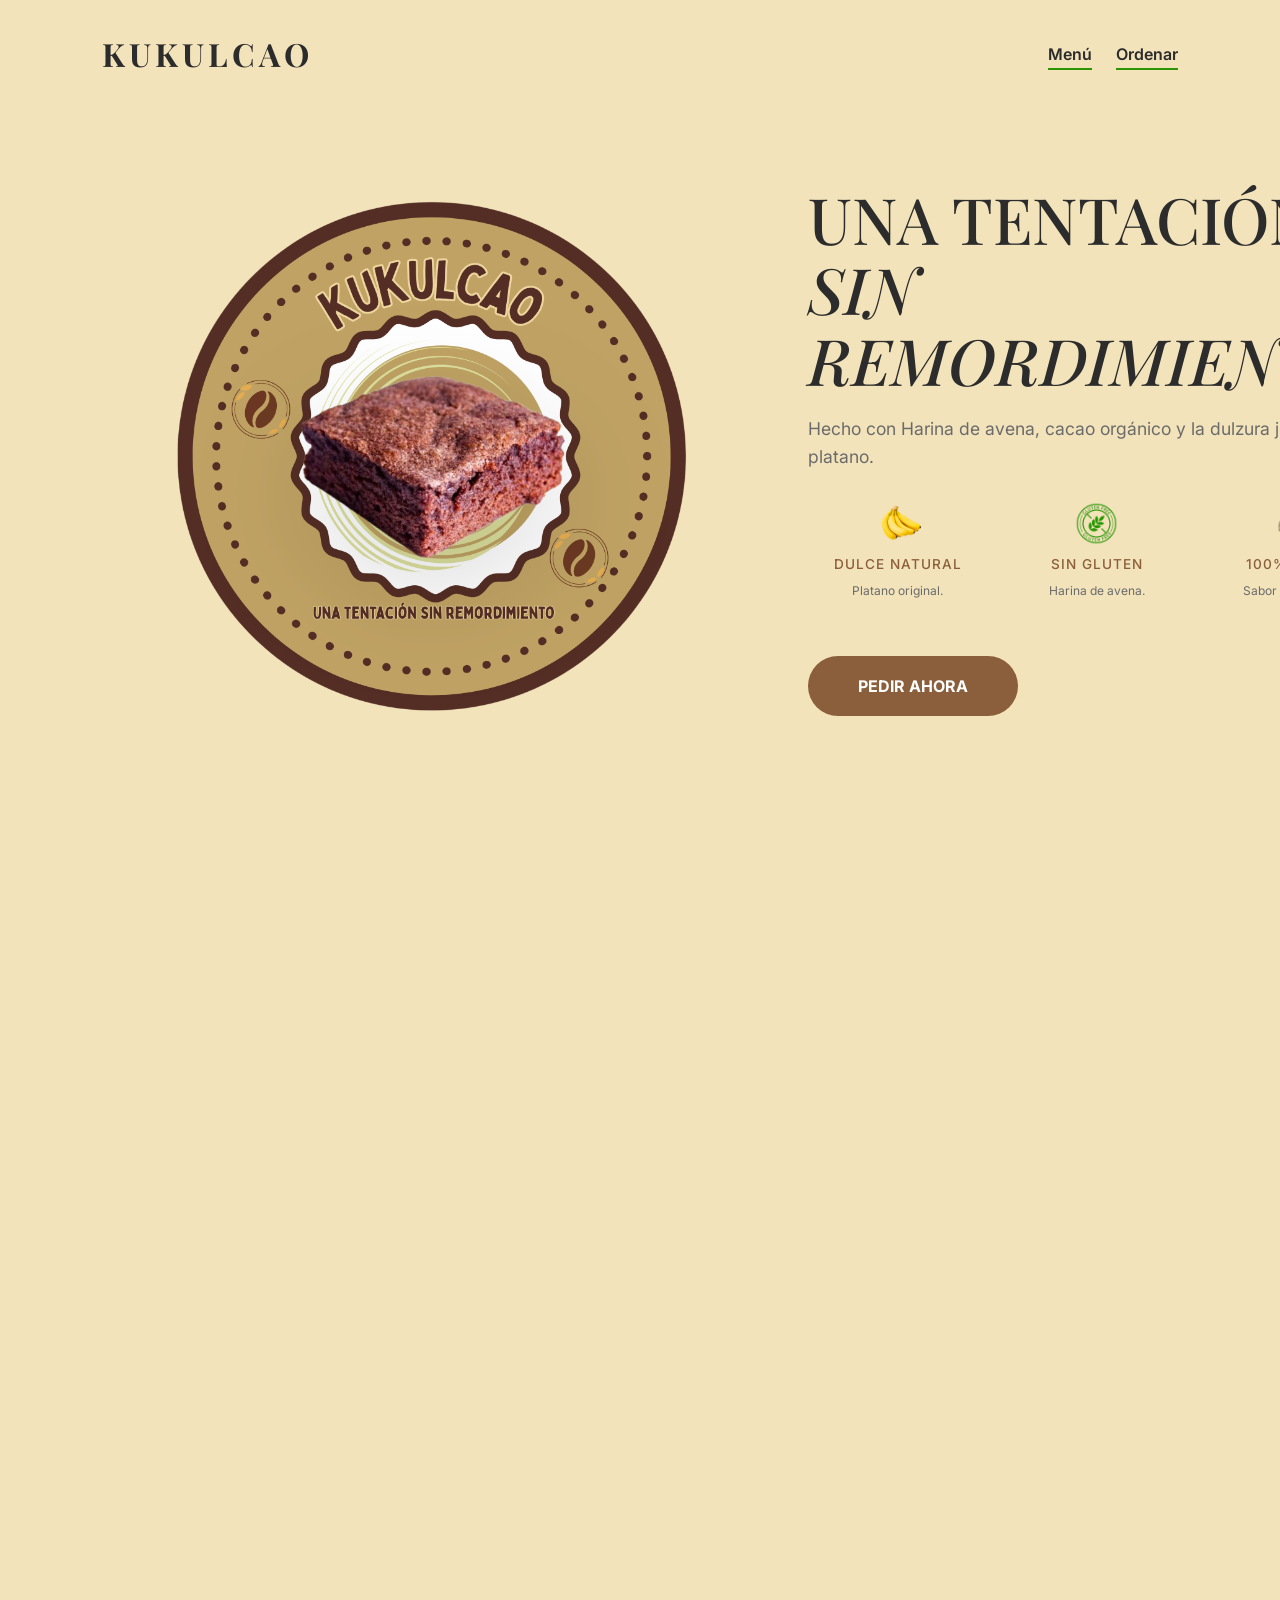
<file: Index.html>
<!DOCTYPE html>
<html lang="es">

<head>
    <meta charset="UTF-8">
    <meta name="viewport" content="width=device-width, initial-scale=1.0">
    <title>Kukulcao | Pureza en cada bocado</title>
    <link rel="stylesheet" href="https://cdn.jsdelivr.net/npm/bootstrap@4.6.2/dist/css/bootstrap.min.css">
    <link rel="stylesheet" href="style.css">
    <link
        href="https://fonts.googleapis.com/css2?family=Inter:wght@300;400;600&family=Playfair+Display:ital,wght@0,400;0,700;1,400&display=swap"
        rel="stylesheet">
</head>

<body>

    <nav class="minimal-nav fade-in-load">
        <div class="logo">KUKULCAO</div>
        <div class="nav-cta">
            <a href="#" data-toggle="modal" data-target="#menuModal" style="margin-right: 20px;">Menú</a>
            <a href="ordenar.html">Ordenar</a>
        </div>
    </nav>

    <main>
        <section class="hero-minimal">
            <div class="product-display fade-in-load fade-in-load-delay-1">
                <img src="aro-decorativo.png" alt="Aro Decorativo Artesanal" class="decorative-ring-img">
                <img src="brownie-1.png" alt="Kukulcao Brownie Hero" class="hero-img">
            </div>

            <div class="hero-text fade-in-load fade-in-load-delay-2">
                <h1 class="fade-in">UNA TENTACIÓN <br><em>SIN REMORDIMIENTO.</em></h1>
                <p>Hecho con Harina de avena, cacao orgánico y la dulzura justa de el platano.</p>

                <div class="hero-benefits">
                    <div class="benefit-item">
                        <img src="icono-miel.png" alt="Dulce Natural" class="benefit-icon"
                            style="transform: scale(1.8);">
                        <h4>Dulce Natural</h4>
                        <p>Platano original.</p>
                    </div>
                    <div class="benefit-item">
                        <img src="icono-gluten.png" alt="Sin Gluten" class="benefit-icon">
                        <h4>Sin Gluten</h4>
                        <p>Harina de avena.</p>
                    </div>
                    <div class="benefit-item">
                        <img src="icono-cacao.png" alt="100% Cacao" class="benefit-icon">
                        <h4>100% Cacao</h4>
                        <p>Sabor intenso real.</p>
                    </div>
                </div>

                <a href="ordenar.html" class="btn-pedir-ahora">PEDIR AHORA</a>
            </div>
        </section>

        <section class="philosophy scroll-animate">
            <div class="philo-content">
                <span class="tag">0% Azúcares Refinados</span>
                <h2>Tu cuerpo merece ingredientes honestos.</h2>
                <p>Kukulcao nace de la necesidad de un postre que no comprometa tu salud.</p>
            </div>
        </section>

        <section class="philosophy-section scroll-animate">
            <div class="info-container">
                <h2 class="main-title">Nuestra Esencia</h2>

                <div class="about-narrative">
                    <p class="human-text">
                        Kukulcao no es solo un brownie; es el resultado de experimentar en nuestra cocina de Cadereyta
                        buscando el equilibrio perfecto. Queríamos algo que tuviera esa humedad característica del
                        chocolate, pero usando ingredientes que nos hicieran sentir bien. Cada bocado está lleno de
                        cacao puro y el esfuerzo de manos locales que creen en una repostería más transparente y
                        honesta.
                    </p>
                </div>

                <div class="menu-trigger-container" style="text-align: center; margin-bottom: 50px;">
                    <a href="#" class="glow-text-btn scroll-animate" data-toggle="modal" data-target="#menuModal">
                        Conoce nuestros productos
                    </a>
                </div>

                <div class="info-grid">
                    <div class="info-card nutrition-card">
                        <h3>Equilibrio Real</h3>
                        <p>Nuestra receta utiliza aceite de coco y harina de avena para lograr una textura densa y
                            cremosa, perfecta para acompañar tu momento de café sin pesadez.</p>
                    </div>
                    <div class="info-card ingredients-card">
                        <h3>Precios y Entrega</h3>
                        <ul class="ingredient-list">
                            <li><strong>Venta por pieza:</strong> $25 MXN</li>
                            <li><strong>Venta por caja (6 piezas):</strong> $135 MXN</li>
                            <li><strong>Brownie personalizado:</strong> $150 - $180 MXN por caja</li>
                            <li><strong>Envíos:</strong> Entregas personales en Cadereyta Centro y zonas aledañas.</li>
                        </ul>
                    </div>
                </div>
            </div>
        </section>

        <section class="product-viewer scroll-animate">
            <div id="kukulcaoCarousel" class="carousel slide" data-ride="carousel">
                <div class="main-window">
                    <div class="carousel-inner">
                        <div class="carousel-item active">
                            <img src="brownie-1.png" alt="Brownie 1">
                        </div>
                        <div class="carousel-item">
                            <img src="brownie-2.png" alt="Brownie 2">
                        </div>
                        <div class="carousel-item">
                            <img src="brownie-3.png" alt="Brownie 3">
                        </div>
                        <div class="carousel-item">
                            <img src="brownie-4.png" alt="Brownie 4">
                        </div>
                    </div>

                    <a class="carousel-control-prev" href="#kukulcaoCarousel" role="button" data-slide="prev">
                        <span class="carousel-control-prev-icon" aria-hidden="true"></span>
                    </a>
                    <a class="carousel-control-next" href="#kukulcaoCarousel" role="button" data-slide="next">
                        <span class="carousel-control-next-icon" aria-hidden="true"></span>
                    </a>
                </div>

                <ol class="carousel-indicators thumb-indicators">
                    <li data-target="#kukulcaoCarousel" data-slide-to="0" class="active"></li>
                    <li data-target="#kukulcaoCarousel" data-slide-to="1"></li>
                    <li data-target="#kukulcaoCarousel" data-slide-to="2"></li>
                    <li data-target="#kukulcaoCarousel" data-slide-to="3"></li>
                </ol>
            </div>
        </section>
        <section class="nom-section scroll-animate" style="background-color: var(--bg-color); padding: 80px 10%;">
            <div class="info-container">
                <span class="tag" style="display: block; width: fit-content; margin: 0 auto 15px;">CUMPLIMIENTO NOM-051</span>
                <h2 class="main-title" style="margin-bottom: 20px;">Una alternativa real y saludable</h2>
                <p class="human-text" style="text-align: center; max-width: 800px; margin: 0 auto 50px; color: var(--text-light);">
                    Ante la creciente oferta de postres ultraprocesados que no aportan nutrientes, hemos diseñado Kukulcao basándonos estrictamente en la <strong>NOM-051</strong> para garantizar un producto de calidad superior.
                </p>

                <div class="info-grid">
                    <div class="info-card" style="background: white; border: 1px solid rgba(0,0,0,0.05); padding: 40px 30px;">
                        <h3 style="color: var(--accent-color); font-size: 1.8rem; margin-bottom: 15px;">Cero Sellos</h3>
                        <p style="font-size: 1.05rem; color: var(--text-main); margin: 0;">Nuestra receta logra un brownie delicioso <strong>sin sellos de advertencia</strong>. Cero exceso de azúcares, calorías, sodio o grasas saturadas. Transparencia total en cada bocado.</p>
                    </div>
                    <div class="info-card" style="background: white; border: 1px solid rgba(0,0,0,0.05); padding: 40px 30px;">
                        <h3 style="color: var(--green-accent); font-size: 1.8rem; margin-bottom: 15px;">Ideal para Escuelas</h3>
                        <p style="font-size: 1.05rem; color: var(--text-main); margin: 0;">Es la opción perfecta para cooperativas de primarias y secundarias. Cuidamos la salud de los niños y niñas mexicanas ofreciendo energía real sin sacrificar el sabor.</p>
                    </div>
                </div>
            </div>
        </section>

        <section class="testimonials-section scroll-animate"
            style="background-color: #fff; padding: 80px 10%; text-align: center;">
            <h2 class="main-title" style="margin-bottom: 40px;">Lo que dicen de nosotros</h2>
            <div id="testimonialCarousel" class="carousel slide" data-ride="carousel"
                style="max-width: 800px; margin: 0 auto;">
                <div class="carousel-inner" style="min-height: 200px; display: flex; align-items: center;">
                    <div class="carousel-item active">
                        <p class="human-text" style="font-size: 1.4rem;">"Está muy práctico para llevar y me parece buena idea para escuelas o después de hacer ejercicio, porque llena y no se siente pesado."</p>
                        <h4
                            style="color: var(--green-accent); font-family: 'Playfair Display', serif; margin-top: 20px;">
                            - Ana María</h4>
                    </div>
                    <div class="carousel-item">
                        <p class="human-text" style="font-size: 1.4rem;">"Me llamó la atención que no tiene sellos de advertencia, eso da más confianza al momento de elegir el producto."</p>
                        <h4
                            style="color: var(--green-accent); font-family: 'Playfair Display', serif; margin-top: 20px;">
                            - Marisol</h4>
                    </div>
                    <div class="carousel-item">
                        <p class="human-text" style="font-size: 1.4rem;">"Está padre que sea un snack saludable pero que siga quitando el antojo de algo dulce sin sentirse empalagoso."</p>
                        <h4
                            style="color: var(--green-accent); font-family: 'Playfair Display', serif; margin-top: 20px;">
                            - Teresa</h4>
                    </div>
                </div>
                <a class="carousel-control-prev" href="#testimonialCarousel" role="button" data-slide="prev"
                    style="width: 5%;">
                    <span class="carousel-control-prev-icon" aria-hidden="true" style="filter: invert(1);"></span>
                </a>
                <a class="carousel-control-next" href="#testimonialCarousel" role="button" data-slide="next"
                    style="width: 5%;">
                    <span class="carousel-control-next-icon" aria-hidden="true" style="filter: invert(1);"></span>
                </a>
            </div>
        </section>

        <section class="faq-section scroll-animate" style="padding: 80px 10%; background-color: var(--bg-color);">
            <div class="info-container" style="max-width: 800px; margin: 0 auto;">
                <h2 class="main-title" style="margin-bottom: 40px;">Preguntas Frecuentes</h2>

                <div class="accordion" id="faqAccordion">
                    <div class="card"
                        style="border: none; border-bottom: 1px solid rgba(0,0,0,0.1); background: transparent; border-radius: 0; box-shadow: none;">
                        <div class="card-header" id="headingOne"
                            style="background: transparent; border: none; padding: 20px 0;">
                            <h2 class="mb-0">
                                <button class="btn btn-link btn-block text-left" type="button" data-toggle="collapse"
                                    data-target="#collapseOne"
                                    style="color: var(--text-main); font-weight: 600; text-decoration: none; font-size: 1.1rem; padding: 0;">
                                    ¿Cuánto tiempo duran frescos los brownies?
                                </button>
                            </h2>
                        </div>
                        <div id="collapseOne" class="collapse show" data-parent="#faqAccordion">
                            <div class="card-body" style="padding: 0 0 20px 0; color: var(--text-light);">
                                Al no contener conservadores artificiales, te recomendamos consumirlos en los primeros 3
                                días. Puedes mantenerlos en el refrigerador si prefieres una textura más densa y llega a
                                durar 2 dias mas a comparacion de la temperatura ambiente.
                            </div>
                        </div>
                    </div>

                    <div class="card"
                        style="border: none; border-bottom: 1px solid rgba(0,0,0,0.1); background: transparent; border-radius: 0; box-shadow: none;">
                        <div class="card-header" id="headingTwo"
                            style="background: transparent; border: none; padding: 20px 0;">
                            <h2 class="mb-0">
                                <button class="btn btn-link btn-block text-left collapsed" type="button"
                                    data-toggle="collapse" data-target="#collapseTwo"
                                    style="color: var(--text-main); font-weight: 600; text-decoration: none; font-size: 1.1rem; padding: 0;">
                                    ¿Aceptan transferencias bancarias?
                                </button>
                            </h2>
                        </div>
                        <div id="collapseTwo" class="collapse" data-parent="#faqAccordion">
                            <div class="card-body" style="padding: 0 0 20px 0; color: var(--text-light);">
                                Sí, aceptamos transferencias y pagos en efectivo al momento de la entrega en Cadereyta.
                            </div>
                        </div>
                    </div>

                    <div class="card"
                        style="border: none; border-bottom: 1px solid rgba(0,0,0,0.1); background: transparent; border-radius: 0; box-shadow: none;">
                        <div class="card-header" id="headingThree"
                            style="background: transparent; border: none; padding: 20px 0;">
                            <h2 class="mb-0">
                                <button class="btn btn-link btn-block text-left collapsed" type="button"
                                    data-toggle="collapse" data-target="#collapseThree"
                                    style="color: var(--text-main); font-weight: 600; text-decoration: none; font-size: 1.1rem; padding: 0;">
                                    ¿Con cuánto tiempo debo pedir una caja grande?
                                </button>
                            </h2>
                        </div>
                        <div id="collapseThree" class="collapse" data-parent="#faqAccordion">
                            <div class="card-body" style="padding: 0 0 20px 0; color: var(--text-light);">
                                Para pedidos personalizados o especiales, te pedimos confirmar con al menos 24 horas de
                                anticipación para garantizar que se horneen especialmente para ti.
                            </div>
                        </div>
                    </div>
                </div>
            </div>
        </section>

        <section class="final-cta scroll-animate"
            style="background-color: #FDF5E6; padding: 80px 10%; text-align: center; color: var(--text-main);">
            <h2 style="font-family: 'Playfair Display', serif; font-size: 2.5rem; margin-bottom: 20px;">¿Listo para tu
                postre sin culpa?</h2>
            <p
                style="font-size: 1.1rem; color: var(--text-light); margin-bottom: 40px; max-width: 600px; margin-left: auto; margin-right: auto;">
                Haz tu pedido hoy mismo y disfruta del sabor intenso del cacao orgánico en la comodidad de tu casa.</p>
            <a href="ordenar.html" class="btn-pedir-ahora">QUIERO MI KUKULCAO</a>
        </section>
    </main>

    <footer class="minimal-footer scroll-animate">
        <div class="footer-social-container">
            <div class="card">
                <ul>
                    <li class="iso-pro">
                        <span></span><span></span><span></span>
                        <a href="https://www.facebook.com/share/1DPcSpoEFR/" target="_blank">
                            <svg class="svg" viewBox="0 0 320 512">
                                <path
                                    d="M279.14 288l14.22-92.66h-88.91v-60.13c0-25.35 12.42-50.06 52.24-50.06h40.42V6.26S260.43 0 225.36 0c-73.22 0-121.08 44.38-121.08 124.72v70.62H22.89V288h81.39v224h100.17V288z">
                                </path>
                            </svg>
                        </a>
                        <div class="text">Facebook</div>
                    </li>

                    <li class="iso-pro">
                        <span></span><span></span><span></span>
                        <a href="https://www.tiktok.com/@kulkulkao?_r=1&_t=ZS-95QVn10tRBA" target="_blank">
                            <svg class="svg" viewBox="0 0 448 512">
                                <path
                                    d="M448 209.91a210.06 210.06 0 0 1-122.77-39.25V349.38A162.55 162.55 0 1 1 185 188.31V278.2a74.62 74.62 0 1 0 52.23 71.18V0l88 0a121.18 121.18 0 0 0 1.86 22.32c7.87 33.32 31.74 60.39 63.06 73.56c24.28 10.21 51.05 12.58 77.85 6.64v107.39z">
                                </path>
                            </svg>
                        </a>
                        <div class="text">TikTok</div>
                    </li>

                    <li class="iso-pro">
                        <span></span><span></span><span></span>
                        <a href="https://www.instagram.com/kukulcao?igsh=MWh1M3lxcjV3M2Z5bg==" target="_blank">
                            <svg class="svg" viewBox="0 0 448 512">
                                <path
                                    d="M224.1 141c-63.6 0-114.9 51.3-114.9 114.9s51.3 114.9 114.9 114.9S339 319.5 339 255.9 287.7 141 224.1 141zm0 189.6c-41.1 0-74.7-33.5-74.7-74.7s33.5-74.7 74.7-74.7 74.7 33.5 74.7 74.7-33.6 74.7-74.7 74.7zm146.4-194.3c0 14.9-12 26.8-26.8 26.8-14.9 0-26.8-12-26.8-26.8s12-26.8 26.8-26.8 26.8 12 26.8 26.8zm76.1 27.2c-1.7-35.9-9.9-67.7-36.2-93.9-26.2-26.2-58-34.4-93.9-36.2-37-2.1-147.9-2.1-184.9 0-35.8 1.7-67.6 9.9-93.9 36.1s-34.4 58-36.2 93.9c-2.1 37-2.1 147.9 0 184.9 1.7 35.9 9.9 67.7 36.2 93.9s58 34.4 93.9 36.2c37 2.1 147.9 2.1 184.9 0 35.9-1.7 67.7-9.9 93.9-36.2 26.2-26.2 34.4-58 36.2-93.9 2.1-37 2.1-147.8 0-184.8zM398.8 388c-7.8 19.6-22.9 34.7-42.6 42.6-29.5 11.7-99.5 9-132.1 9s-102.7 2.6-132.1-9c-19.6-7.8-34.7-22.9-42.6-42.6-11.7-29.5-9-99.5-9-132.1s-2.6-102.7 9-132.1c7.8-19.6 22.9-34.7 42.6-42.6 29.5-11.7 99.5-9 132.1-9s102.7-2.6 132.1 9c19.6 7.8 34.7 22.9 42.6 42.6 11.7 29.5 9 99.5 9 132.1s2.7 102.7-9 132.1z">
                                </path>
                            </svg>
                        </a>
                        <div class="text">Instagram</div>
                    </li>
                </ul>
            </div>
        </div>

        <div class="footer-contact-info">
            <h3 style="margin-bottom: 10px; font-family: 'Playfair Display', serif;">Contáctanos</h3>
            <p>WhatsApp: <a href="https://wa.me/525669188409" target="_blank">+52 56 6918 8409</a></p>
            <p>Email: <a href="mailto:kulkulkao@gmail.com">kulkulkao@gmail.com</a></p>
        </div>

        <p class="copyright" style="margin-top: 20px; font-size: 0.8rem;">&copy; 2026 Kukulcao. Todos los derechos
            reservados.</p>
    </footer>

    <!-- Menú Modal -->
    <div class="modal fade" id="menuModal" tabindex="-1" aria-hidden="true">
        <div class="modal-dialog modal-dialog-centered modal-xl">
            <div class="modal-content"
                style="border-radius: 20px; border: none; padding: 30px; background-color: #FAFAFA;">
                <div class="modal-header" style="border-bottom: none; padding-bottom: 0;">
                    <h2 class="modal-title"
                        style="font-family: 'Playfair Display', serif; font-weight: 700; width: 100%; text-align: center;">
                        Nuestro Menú</h2>
                    <button type="button" class="close" data-dismiss="modal" aria-label="Close"
                        style="position: absolute; right: 30px;">
                        <span aria-hidden="true">&times;</span>
                    </button>
                </div>
                <div class="modal-body">
                    <div class="row">
                        <!-- Opción 1 -->
                        <div class="col-md-4 mb-4">
                            <div class="menu-item-card">
                                <div id="carouselMenu1" class="carousel slide" data-ride="carousel">
                                    <div class="carousel-inner" style="border-radius: 15px; overflow: hidden;">
                                        <div class="carousel-item active">
                                            <img src="menu1op1.png" class="d-block w-100" alt="Menu 1 Op 1">
                                        </div>
                                        <div class="carousel-item">
                                            <img src="menu1op2.png" class="d-block w-100" alt="Menu 1 Op 2">
                                        </div>
                                        <div class="carousel-item">
                                            <img src="menu1op3.png" class="d-block w-100" alt="Menu 1 Op 3">
                                        </div>
                                    </div>
                                    <a class="carousel-control-prev" href="#carouselMenu1" role="button"
                                        data-slide="prev">
                                        <span class="carousel-control-prev-icon" aria-hidden="true"
                                            style="filter: invert(1);"></span>
                                    </a>
                                    <a class="carousel-control-next" href="#carouselMenu1" role="button"
                                        data-slide="next">
                                        <span class="carousel-control-next-icon" aria-hidden="true"
                                            style="filter: invert(1);"></span>
                                    </a>
                                </div>
                                <div class="menu-item-info mt-3 text-center">
                                    <h4 style="font-family: 'Playfair Display', serif; color: var(--accent-color);">
                                        1 Brownie Individual</h4>
                                    <p style="font-size: 0.9rem; color: var(--text-light);">La porción perfecta para
                                        matar el antojo. Hecho con ingredientes reales.</p>
                                    <a href="ordenar.html?producto=1" class="btn-pedir-ahora"
                                        style="padding: 10px 25px; margin-top: auto; display: inline-block;">Comprar</a>
                                </div>
                            </div>
                        </div>

                        <!-- Opción 2 -->
                        <div class="col-md-4 mb-4">
                            <div class="menu-item-card">
                                <div id="carouselMenu2" class="carousel slide" data-ride="carousel">
                                    <div class="carousel-inner" style="border-radius: 15px; overflow: hidden;">
                                        <div class="carousel-item active">
                                            <img src="menu2op1.png" class="d-block w-100" alt="Menu 2 Op 1">
                                        </div>
                                        <div class="carousel-item">
                                            <img src="menu2op2.png" class="d-block w-100" alt="Menu 2 Op 2">
                                        </div>
                                        <div class="carousel-item">
                                            <img src="menu2op3.png" class="d-block w-100" alt="Menu 2 Op 3">
                                        </div>
                                    </div>
                                    <a class="carousel-control-prev" href="#carouselMenu2" role="button"
                                        data-slide="prev">
                                        <span class="carousel-control-prev-icon" aria-hidden="true"
                                            style="filter: invert(1);"></span>
                                    </a>
                                    <a class="carousel-control-next" href="#carouselMenu2" role="button"
                                        data-slide="next">
                                        <span class="carousel-control-next-icon" aria-hidden="true"
                                            style="filter: invert(1);"></span>
                                    </a>
                                </div>
                                <div class="menu-item-info mt-3 text-center">
                                    <h4 style="font-family: 'Playfair Display', serif; color: var(--accent-color);">
                                        Caja de 6 piezas</h4>
                                    <p style="font-size: 0.9rem; color: var(--text-light);">Ideal para compartir o tener
                                        tu postre de la semana. Perfecto para acompañar tu café.</p>
                                    <a href="ordenar.html?producto=6" class="btn-pedir-ahora"
                                        style="padding: 10px 25px; margin-top: auto; display: inline-block;">Comprar</a>
                                </div>
                            </div>
                        </div>

                        <!-- Opción 3 -->
                        <div class="col-md-4 mb-4">
                            <div class="menu-item-card">
                                <div id="carouselMenu3" class="carousel slide" data-ride="carousel">
                                    <div class="carousel-inner" style="border-radius: 15px; overflow: hidden;">
                                        <div class="carousel-item active">
                                            <img src="menu3op1.png" class="d-block w-100" alt="Menu 3 Op 1">
                                        </div>
                                        <div class="carousel-item">
                                            <img src="menu3op2.png" class="d-block w-100" alt="Menu 3 Op 2">
                                        </div>
                                        <div class="carousel-item">
                                            <img src="menu3op3.png" class="d-block w-100" alt="Menu 3 Op 3">
                                        </div>
                                    </div>
                                    <a class="carousel-control-prev" href="#carouselMenu3" role="button"
                                        data-slide="prev">
                                        <span class="carousel-control-prev-icon" aria-hidden="true"
                                            style="filter: invert(1);"></span>
                                    </a>
                                    <a class="carousel-control-next" href="#carouselMenu3" role="button"
                                        data-slide="next">
                                        <span class="carousel-control-next-icon" aria-hidden="true"
                                            style="filter: invert(1);"></span>
                                    </a>
                                </div>
                                <div class="menu-item-info mt-3 text-center">
                                    <h4 style="font-family: 'Playfair Display', serif; color: var(--accent-color);">
                                        Brownie Personalizado</h4>
                                    <p style="font-size: 0.9rem; color: var(--text-light);">Perfecto para detalles
                                        únicos como regalos, dias especiales o mensaje escritos.</p>
                                    <a href="ordenar.html?producto=personalizado" class="btn-pedir-ahora"
                                        style="padding: 10px 25px; margin-top: auto; display: inline-block;">Comprar</a>
                                </div>
                            </div>
                        </div>
                    </div>
                </div>
            </div>
        </div>
    </div>

    <script src="https://cdn.jsdelivr.net/npm/jquery@3.5.1/dist/jquery.slim.min.js"></script>
    <script src="https://cdn.jsdelivr.net/npm/bootstrap@4.6.2/dist/js/bootstrap.bundle.min.js"></script>
    <script src="script.js"></script>


</body>

</html>
</file>
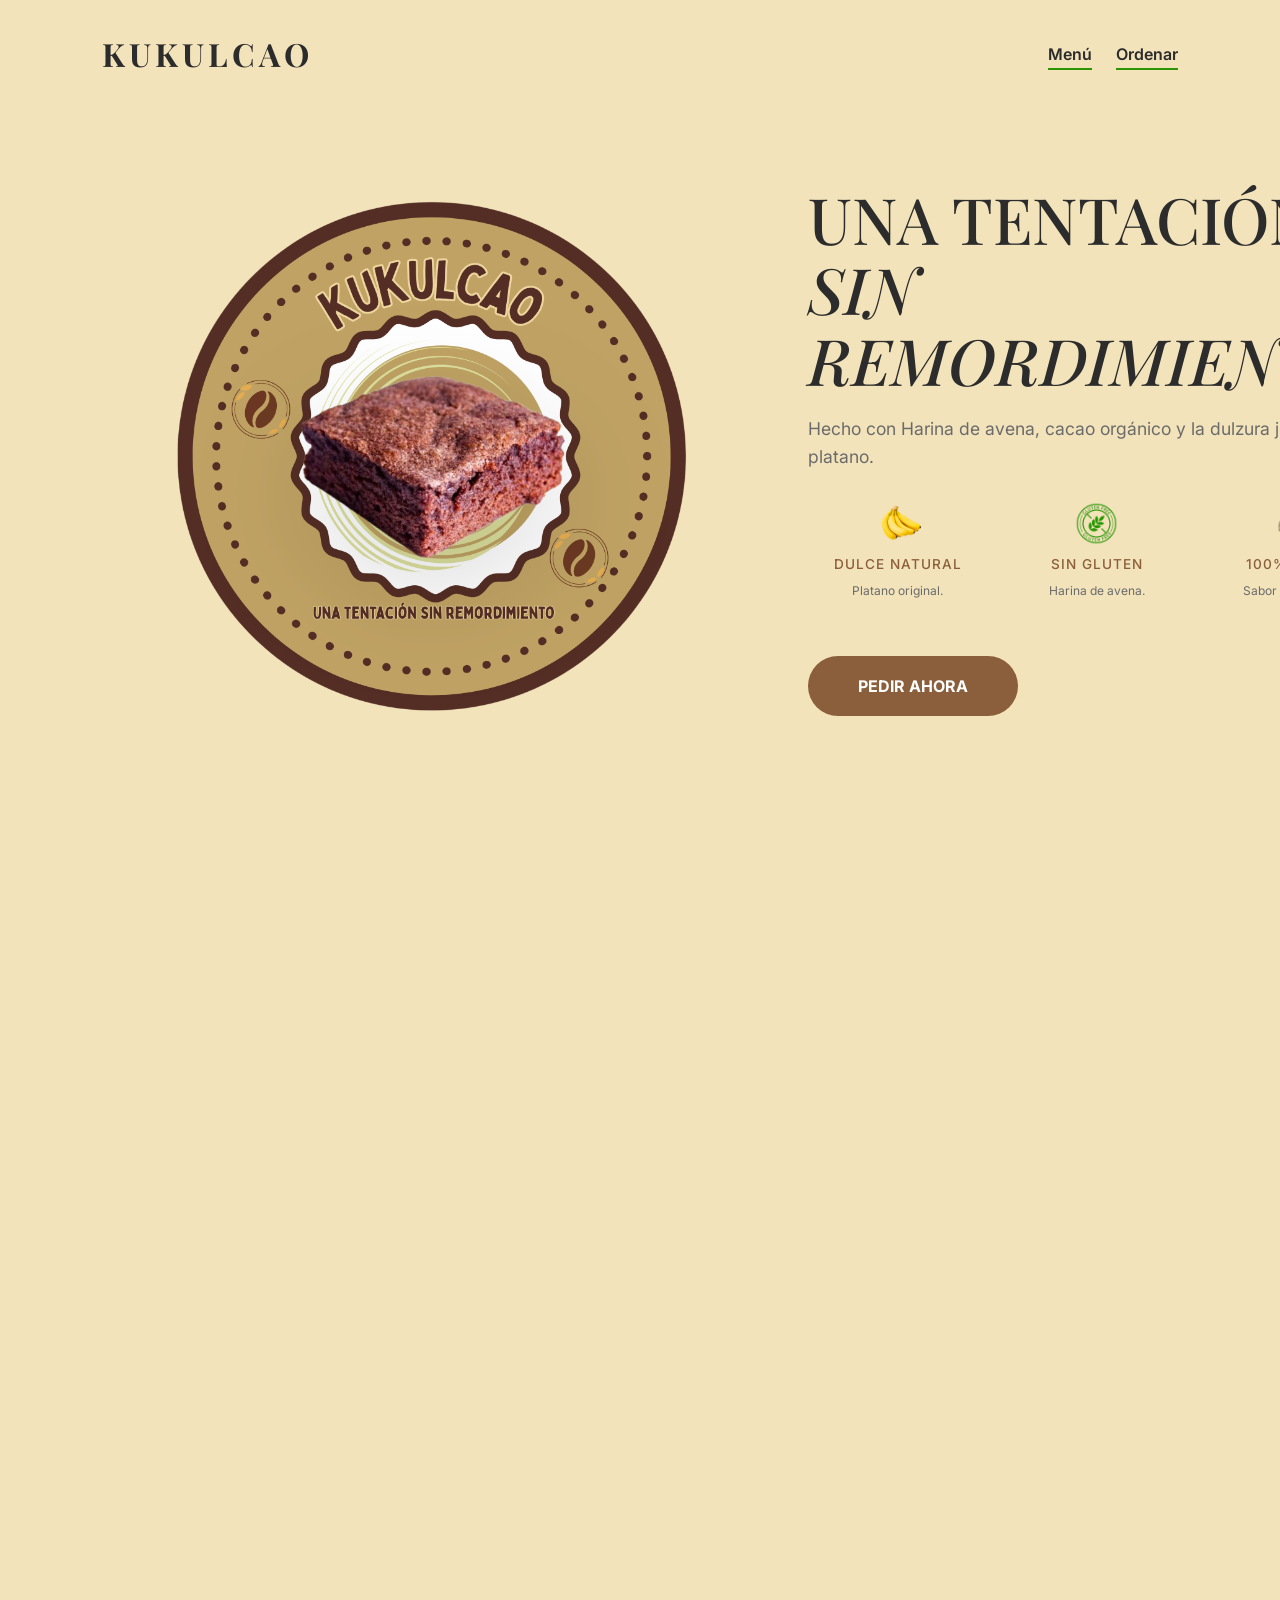
<file: index.html>
<!DOCTYPE html>
<html lang="es">

<head>
    <meta charset="UTF-8">
    <meta name="viewport" content="width=device-width, initial-scale=1.0">
    <title>Kukulcao | Pureza en cada bocado</title>
    <link rel="stylesheet" href="https://cdn.jsdelivr.net/npm/bootstrap@4.6.2/dist/css/bootstrap.min.css">
    <link rel="stylesheet" href="style.css">
    <link
        href="https://fonts.googleapis.com/css2?family=Inter:wght@300;400;600&family=Playfair+Display:ital,wght@0,400;0,700;1,400&display=swap"
        rel="stylesheet">
</head>

<body>

    <nav class="minimal-nav fade-in-load">
        <div class="logo">KUKULCAO</div>
        <div class="nav-cta">
            <a href="#" data-toggle="modal" data-target="#menuModal" style="margin-right: 20px;">Menú</a>
            <a href="ordenar.html">Ordenar</a>
        </div>
    </nav>

    <main>
        <section class="hero-minimal">
            <div class="product-display fade-in-load fade-in-load-delay-1">
                <img src="aro-decorativo.png" alt="Aro Decorativo Artesanal" class="decorative-ring-img">
                <img src="brownie-1.png" alt="Kukulcao Brownie Hero" class="hero-img">
            </div>

            <div class="hero-text fade-in-load fade-in-load-delay-2">
                <h1 class="fade-in">UNA TENTACIÓN <br><em>SIN REMORDIMIENTO.</em></h1>
                <p>Hecho con Harina de avena, cacao orgánico y la dulzura justa de el platano.</p>

                <div class="hero-benefits">
                    <div class="benefit-item">
                        <img src="icono-miel.png" alt="Dulce Natural" class="benefit-icon"
                            style="transform: scale(1.8);">
                        <h4>Dulce Natural</h4>
                        <p>Platano original.</p>
                    </div>
                    <div class="benefit-item">
                        <img src="icono-gluten.png" alt="Sin Gluten" class="benefit-icon">
                        <h4>Sin Gluten</h4>
                        <p>Harina de avena.</p>
                    </div>
                    <div class="benefit-item">
                        <img src="icono-cacao.png" alt="100% Cacao" class="benefit-icon">
                        <h4>100% Cacao</h4>
                        <p>Sabor intenso real.</p>
                    </div>
                </div>

                <a href="ordenar.html" class="btn-pedir-ahora">PEDIR AHORA</a>
            </div>
        </section>

        <section class="philosophy scroll-animate">
            <div class="philo-content">
                <span class="tag">0% Azúcares Refinados</span>
                <h2>Tu cuerpo merece ingredientes honestos.</h2>
                <p>Kukulcao nace de la necesidad de un postre que no comprometa tu salud.</p>
            </div>
        </section>

        <section class="philosophy-section scroll-animate">
            <div class="info-container">
                <h2 class="main-title">Nuestra Esencia</h2>

                <div class="about-narrative">
                    <p class="human-text">
                        Kukulcao no es solo un brownie; es el resultado de experimentar en nuestra cocina de Cadereyta
                        buscando el equilibrio perfecto. Queríamos algo que tuviera esa humedad característica del
                        chocolate, pero usando ingredientes que nos hicieran sentir bien. Cada bocado está lleno de
                        cacao puro y el esfuerzo de manos locales que creen en una repostería más transparente y
                        honesta.
                    </p>
                </div>

                <div class="menu-trigger-container" style="text-align: center; margin-bottom: 50px;">
                    <a href="#" class="glow-text-btn scroll-animate" data-toggle="modal" data-target="#menuModal">
                        Conoce nuestros productos
                    </a>
                </div>

                <div class="info-grid">
                    <div class="info-card nutrition-card">
                        <h3>Equilibrio Real</h3>
                        <p>Nuestra receta utiliza aceite de coco y harina de avena para lograr una textura densa y
                            cremosa, perfecta para acompañar tu momento de café sin pesadez.</p>
                    </div>
                    <div class="info-card ingredients-card">
                        <h3>Precios y Entrega</h3>
                        <ul class="ingredient-list">
                            <li><strong>Venta por pieza:</strong> $25 MXN</li>
                            <li><strong>Venta por caja (6 piezas):</strong> $135 MXN</li>
                            <li><strong>Brownie personalizado:</strong> $150 - $180 MXN por caja</li>
                            <li><strong>Envíos:</strong> Entregas personales en Cadereyta Centro y zonas aledañas.</li>
                        </ul>
                    </div>
                </div>
            </div>
        </section>

        <section class="product-viewer scroll-animate">
            <div id="kukulcaoCarousel" class="carousel slide" data-ride="carousel">
                <div class="main-window">
                    <div class="carousel-inner">
                        <div class="carousel-item active">
                            <img src="brownie-1.png" alt="Brownie 1">
                        </div>
                        <div class="carousel-item">
                            <img src="brownie-2.png" alt="Brownie 2">
                        </div>
                        <div class="carousel-item">
                            <img src="brownie-3.png" alt="Brownie 3">
                        </div>
                        <div class="carousel-item">
                            <img src="brownie-4.png" alt="Brownie 4">
                        </div>
                    </div>

                    <a class="carousel-control-prev" href="#kukulcaoCarousel" role="button" data-slide="prev">
                        <span class="carousel-control-prev-icon" aria-hidden="true"></span>
                    </a>
                    <a class="carousel-control-next" href="#kukulcaoCarousel" role="button" data-slide="next">
                        <span class="carousel-control-next-icon" aria-hidden="true"></span>
                    </a>
                </div>

                <ol class="carousel-indicators thumb-indicators">
                    <li data-target="#kukulcaoCarousel" data-slide-to="0" class="active"></li>
                    <li data-target="#kukulcaoCarousel" data-slide-to="1"></li>
                    <li data-target="#kukulcaoCarousel" data-slide-to="2"></li>
                    <li data-target="#kukulcaoCarousel" data-slide-to="3"></li>
                </ol>
            </div>
        </section>
        <section class="nom-section scroll-animate" style="background-color: var(--bg-color); padding: 80px 10%;">
            <div class="info-container">
                <span class="tag" style="display: block; width: fit-content; margin: 0 auto 15px;">CUMPLIMIENTO NOM-051</span>
                <h2 class="main-title" style="margin-bottom: 20px;">Una alternativa real y saludable</h2>
                <p class="human-text" style="text-align: center; max-width: 800px; margin: 0 auto 50px; color: var(--text-light);">
                    Ante la creciente oferta de postres ultraprocesados que no aportan nutrientes, hemos diseñado Kukulcao basándonos estrictamente en la <strong>NOM-051</strong> para garantizar un producto de calidad superior.
                </p>

                <div class="info-grid">
                    <div class="info-card" style="background: white; border: 1px solid rgba(0,0,0,0.05); padding: 40px 30px;">
                        <h3 style="color: var(--accent-color); font-size: 1.8rem; margin-bottom: 15px;">Cero Sellos</h3>
                        <p style="font-size: 1.05rem; color: var(--text-main); margin: 0;">Nuestra receta logra un brownie delicioso <strong>sin sellos de advertencia</strong>. Cero exceso de azúcares, calorías, sodio o grasas saturadas. Transparencia total en cada bocado.</p>
                    </div>
                    <div class="info-card" style="background: white; border: 1px solid rgba(0,0,0,0.05); padding: 40px 30px;">
                        <h3 style="color: var(--green-accent); font-size: 1.8rem; margin-bottom: 15px;">Ideal para Escuelas</h3>
                        <p style="font-size: 1.05rem; color: var(--text-main); margin: 0;">Es la opción perfecta para cooperativas de primarias y secundarias. Cuidamos la salud de los niños y niñas mexicanas ofreciendo energía real sin sacrificar el sabor.</p>
                    </div>
                </div>
            </div>
        </section>

        <section class="testimonials-section scroll-animate"
            style="background-color: #fff; padding: 80px 10%; text-align: center;">
            <h2 class="main-title" style="margin-bottom: 40px;">Lo que dicen de nosotros</h2>
            <div id="testimonialCarousel" class="carousel slide" data-ride="carousel"
                style="max-width: 800px; margin: 0 auto;">
                <div class="carousel-inner" style="min-height: 200px; display: flex; align-items: center;">
                    <div class="carousel-item active">
                        <p class="human-text" style="font-size: 1.4rem;">"Está muy práctico para llevar y me parece buena idea para escuelas o después de hacer ejercicio, porque llena y no se siente pesado."</p>
                        <h4
                            style="color: var(--green-accent); font-family: 'Playfair Display', serif; margin-top: 20px;">
                            - Ana María</h4>
                    </div>
                    <div class="carousel-item">
                        <p class="human-text" style="font-size: 1.4rem;">"Me llamó la atención que no tiene sellos de advertencia, eso da más confianza al momento de elegir el producto."</p>
                        <h4
                            style="color: var(--green-accent); font-family: 'Playfair Display', serif; margin-top: 20px;">
                            - Marisol</h4>
                    </div>
                    <div class="carousel-item">
                        <p class="human-text" style="font-size: 1.4rem;">"Está padre que sea un snack saludable pero que siga quitando el antojo de algo dulce sin sentirse empalagoso."</p>
                        <h4
                            style="color: var(--green-accent); font-family: 'Playfair Display', serif; margin-top: 20px;">
                            - Teresa</h4>
                    </div>
                </div>
                <a class="carousel-control-prev" href="#testimonialCarousel" role="button" data-slide="prev"
                    style="width: 5%;">
                    <span class="carousel-control-prev-icon" aria-hidden="true" style="filter: invert(1);"></span>
                </a>
                <a class="carousel-control-next" href="#testimonialCarousel" role="button" data-slide="next"
                    style="width: 5%;">
                    <span class="carousel-control-next-icon" aria-hidden="true" style="filter: invert(1);"></span>
                </a>
            </div>
        </section>

        <section class="faq-section scroll-animate" style="padding: 80px 10%; background-color: var(--bg-color);">
            <div class="info-container" style="max-width: 800px; margin: 0 auto;">
                <h2 class="main-title" style="margin-bottom: 40px;">Preguntas Frecuentes</h2>

                <div class="accordion" id="faqAccordion">
                    <div class="card"
                        style="border: none; border-bottom: 1px solid rgba(0,0,0,0.1); background: transparent; border-radius: 0; box-shadow: none;">
                        <div class="card-header" id="headingOne"
                            style="background: transparent; border: none; padding: 20px 0;">
                            <h2 class="mb-0">
                                <button class="btn btn-link btn-block text-left" type="button" data-toggle="collapse"
                                    data-target="#collapseOne"
                                    style="color: var(--text-main); font-weight: 600; text-decoration: none; font-size: 1.1rem; padding: 0;">
                                    ¿Cuánto tiempo duran frescos los brownies?
                                </button>
                            </h2>
                        </div>
                        <div id="collapseOne" class="collapse show" data-parent="#faqAccordion">
                            <div class="card-body" style="padding: 0 0 20px 0; color: var(--text-light);">
                                Al no contener conservadores artificiales, te recomendamos consumirlos en los primeros 3
                                días. Puedes mantenerlos en el refrigerador si prefieres una textura más densa y llega a
                                durar 2 dias mas a comparacion de la temperatura ambiente.
                            </div>
                        </div>
                    </div>

                    <div class="card"
                        style="border: none; border-bottom: 1px solid rgba(0,0,0,0.1); background: transparent; border-radius: 0; box-shadow: none;">
                        <div class="card-header" id="headingTwo"
                            style="background: transparent; border: none; padding: 20px 0;">
                            <h2 class="mb-0">
                                <button class="btn btn-link btn-block text-left collapsed" type="button"
                                    data-toggle="collapse" data-target="#collapseTwo"
                                    style="color: var(--text-main); font-weight: 600; text-decoration: none; font-size: 1.1rem; padding: 0;">
                                    ¿Aceptan transferencias bancarias?
                                </button>
                            </h2>
                        </div>
                        <div id="collapseTwo" class="collapse" data-parent="#faqAccordion">
                            <div class="card-body" style="padding: 0 0 20px 0; color: var(--text-light);">
                                Sí, aceptamos transferencias y pagos en efectivo al momento de la entrega en Cadereyta.
                            </div>
                        </div>
                    </div>

                    <div class="card"
                        style="border: none; border-bottom: 1px solid rgba(0,0,0,0.1); background: transparent; border-radius: 0; box-shadow: none;">
                        <div class="card-header" id="headingThree"
                            style="background: transparent; border: none; padding: 20px 0;">
                            <h2 class="mb-0">
                                <button class="btn btn-link btn-block text-left collapsed" type="button"
                                    data-toggle="collapse" data-target="#collapseThree"
                                    style="color: var(--text-main); font-weight: 600; text-decoration: none; font-size: 1.1rem; padding: 0;">
                                    ¿Con cuánto tiempo debo pedir una caja grande?
                                </button>
                            </h2>
                        </div>
                        <div id="collapseThree" class="collapse" data-parent="#faqAccordion">
                            <div class="card-body" style="padding: 0 0 20px 0; color: var(--text-light);">
                                Para pedidos personalizados o especiales, te pedimos confirmar con al menos 24 horas de
                                anticipación para garantizar que se horneen especialmente para ti.
                            </div>
                        </div>
                    </div>
                </div>
            </div>
        </section>

        <section class="final-cta scroll-animate"
            style="background-color: #FDF5E6; padding: 80px 10%; text-align: center; color: var(--text-main);">
            <h2 style="font-family: 'Playfair Display', serif; font-size: 2.5rem; margin-bottom: 20px;">¿Listo para tu
                postre sin culpa?</h2>
            <p
                style="font-size: 1.1rem; color: var(--text-light); margin-bottom: 40px; max-width: 600px; margin-left: auto; margin-right: auto;">
                Haz tu pedido hoy mismo y disfruta del sabor intenso del cacao orgánico en la comodidad de tu casa.</p>
            <a href="ordenar.html" class="btn-pedir-ahora">QUIERO MI KUKULCAO</a>
        </section>
    </main>

    <footer class="minimal-footer scroll-animate">
        <div class="footer-social-container">
            <div class="card">
                <ul>
                    <li class="iso-pro">
                        <span></span><span></span><span></span>
                        <a href="https://www.facebook.com/share/1DPcSpoEFR/" target="_blank">
                            <svg class="svg" viewBox="0 0 320 512">
                                <path
                                    d="M279.14 288l14.22-92.66h-88.91v-60.13c0-25.35 12.42-50.06 52.24-50.06h40.42V6.26S260.43 0 225.36 0c-73.22 0-121.08 44.38-121.08 124.72v70.62H22.89V288h81.39v224h100.17V288z">
                                </path>
                            </svg>
                        </a>
                        <div class="text">Facebook</div>
                    </li>

                    <li class="iso-pro">
                        <span></span><span></span><span></span>
                        <a href="https://www.tiktok.com/@kulkulkao?_r=1&_t=ZS-95QVn10tRBA" target="_blank">
                            <svg class="svg" viewBox="0 0 448 512">
                                <path
                                    d="M448 209.91a210.06 210.06 0 0 1-122.77-39.25V349.38A162.55 162.55 0 1 1 185 188.31V278.2a74.62 74.62 0 1 0 52.23 71.18V0l88 0a121.18 121.18 0 0 0 1.86 22.32c7.87 33.32 31.74 60.39 63.06 73.56c24.28 10.21 51.05 12.58 77.85 6.64v107.39z">
                                </path>
                            </svg>
                        </a>
                        <div class="text">TikTok</div>
                    </li>

                    <li class="iso-pro">
                        <span></span><span></span><span></span>
                        <a href="https://www.instagram.com/kukulcao?igsh=MWh1M3lxcjV3M2Z5bg==" target="_blank">
                            <svg class="svg" viewBox="0 0 448 512">
                                <path
                                    d="M224.1 141c-63.6 0-114.9 51.3-114.9 114.9s51.3 114.9 114.9 114.9S339 319.5 339 255.9 287.7 141 224.1 141zm0 189.6c-41.1 0-74.7-33.5-74.7-74.7s33.5-74.7 74.7-74.7 74.7 33.5 74.7 74.7-33.6 74.7-74.7 74.7zm146.4-194.3c0 14.9-12 26.8-26.8 26.8-14.9 0-26.8-12-26.8-26.8s12-26.8 26.8-26.8 26.8 12 26.8 26.8zm76.1 27.2c-1.7-35.9-9.9-67.7-36.2-93.9-26.2-26.2-58-34.4-93.9-36.2-37-2.1-147.9-2.1-184.9 0-35.8 1.7-67.6 9.9-93.9 36.1s-34.4 58-36.2 93.9c-2.1 37-2.1 147.9 0 184.9 1.7 35.9 9.9 67.7 36.2 93.9s58 34.4 93.9 36.2c37 2.1 147.9 2.1 184.9 0 35.9-1.7 67.7-9.9 93.9-36.2 26.2-26.2 34.4-58 36.2-93.9 2.1-37 2.1-147.8 0-184.8zM398.8 388c-7.8 19.6-22.9 34.7-42.6 42.6-29.5 11.7-99.5 9-132.1 9s-102.7 2.6-132.1-9c-19.6-7.8-34.7-22.9-42.6-42.6-11.7-29.5-9-99.5-9-132.1s-2.6-102.7 9-132.1c7.8-19.6 22.9-34.7 42.6-42.6 29.5-11.7 99.5-9 132.1-9s102.7-2.6 132.1 9c19.6 7.8 34.7 22.9 42.6 42.6 11.7 29.5 9 99.5 9 132.1s2.7 102.7-9 132.1z">
                                </path>
                            </svg>
                        </a>
                        <div class="text">Instagram</div>
                    </li>
                </ul>
            </div>
        </div>

        <div class="footer-contact-info">
            <h3 style="margin-bottom: 10px; font-family: 'Playfair Display', serif;">Contáctanos</h3>
            <p>WhatsApp: <a href="https://wa.me/525669188409" target="_blank">+52 56 6918 8409</a></p>
            <p>Email: <a href="mailto:kulkulkao@gmail.com">kulkulkao@gmail.com</a></p>
        </div>

        <p class="copyright" style="margin-top: 20px; font-size: 0.8rem;">&copy; 2026 Kukulcao. Todos los derechos
            reservados.</p>
    </footer>

    <!-- Menú Modal -->
    <div class="modal fade" id="menuModal" tabindex="-1" aria-hidden="true">
        <div class="modal-dialog modal-dialog-centered modal-xl">
            <div class="modal-content"
                style="border-radius: 20px; border: none; padding: 30px; background-color: #FAFAFA;">
                <div class="modal-header" style="border-bottom: none; padding-bottom: 0;">
                    <h2 class="modal-title"
                        style="font-family: 'Playfair Display', serif; font-weight: 700; width: 100%; text-align: center;">
                        Nuestro Menú</h2>
                    <button type="button" class="close" data-dismiss="modal" aria-label="Close"
                        style="position: absolute; right: 30px;">
                        <span aria-hidden="true">&times;</span>
                    </button>
                </div>
                <div class="modal-body">
                    <div class="row">
                        <!-- Opción 1 -->
                        <div class="col-md-4 mb-4">
                            <div class="menu-item-card">
                                <div id="carouselMenu1" class="carousel slide" data-ride="carousel">
                                    <div class="carousel-inner" style="border-radius: 15px; overflow: hidden;">
                                        <div class="carousel-item active">
                                            <img src="menu1op1.png" class="d-block w-100" alt="Menu 1 Op 1">
                                        </div>
                                        <div class="carousel-item">
                                            <img src="menu1op2.png" class="d-block w-100" alt="Menu 1 Op 2">
                                        </div>
                                        <div class="carousel-item">
                                            <img src="menu1op3.png" class="d-block w-100" alt="Menu 1 Op 3">
                                        </div>
                                    </div>
                                    <a class="carousel-control-prev" href="#carouselMenu1" role="button"
                                        data-slide="prev">
                                        <span class="carousel-control-prev-icon" aria-hidden="true"
                                            style="filter: invert(1);"></span>
                                    </a>
                                    <a class="carousel-control-next" href="#carouselMenu1" role="button"
                                        data-slide="next">
                                        <span class="carousel-control-next-icon" aria-hidden="true"
                                            style="filter: invert(1);"></span>
                                    </a>
                                </div>
                                <div class="menu-item-info mt-3 text-center">
                                    <h4 style="font-family: 'Playfair Display', serif; color: var(--accent-color);">
                                        1 Brownie Individual</h4>
                                    <p style="font-size: 0.9rem; color: var(--text-light);">La porción perfecta para
                                        matar el antojo. Hecho con ingredientes reales.</p>
                                    <a href="ordenar.html?producto=1" class="btn-pedir-ahora"
                                        style="padding: 10px 25px; margin-top: auto; display: inline-block;">Comprar</a>
                                </div>
                            </div>
                        </div>

                        <!-- Opción 2 -->
                        <div class="col-md-4 mb-4">
                            <div class="menu-item-card">
                                <div id="carouselMenu2" class="carousel slide" data-ride="carousel">
                                    <div class="carousel-inner" style="border-radius: 15px; overflow: hidden;">
                                        <div class="carousel-item active">
                                            <img src="menu2op1.png" class="d-block w-100" alt="Menu 2 Op 1">
                                        </div>
                                        <div class="carousel-item">
                                            <img src="menu2op2.png" class="d-block w-100" alt="Menu 2 Op 2">
                                        </div>
                                        <div class="carousel-item">
                                            <img src="menu2op3.png" class="d-block w-100" alt="Menu 2 Op 3">
                                        </div>
                                    </div>
                                    <a class="carousel-control-prev" href="#carouselMenu2" role="button"
                                        data-slide="prev">
                                        <span class="carousel-control-prev-icon" aria-hidden="true"
                                            style="filter: invert(1);"></span>
                                    </a>
                                    <a class="carousel-control-next" href="#carouselMenu2" role="button"
                                        data-slide="next">
                                        <span class="carousel-control-next-icon" aria-hidden="true"
                                            style="filter: invert(1);"></span>
                                    </a>
                                </div>
                                <div class="menu-item-info mt-3 text-center">
                                    <h4 style="font-family: 'Playfair Display', serif; color: var(--accent-color);">
                                        Caja de 6 piezas</h4>
                                    <p style="font-size: 0.9rem; color: var(--text-light);">Ideal para compartir o tener
                                        tu postre de la semana. Perfecto para acompañar tu café.</p>
                                    <a href="ordenar.html?producto=6" class="btn-pedir-ahora"
                                        style="padding: 10px 25px; margin-top: auto; display: inline-block;">Comprar</a>
                                </div>
                            </div>
                        </div>

                        <!-- Opción 3 -->
                        <div class="col-md-4 mb-4">
                            <div class="menu-item-card">
                                <div id="carouselMenu3" class="carousel slide" data-ride="carousel">
                                    <div class="carousel-inner" style="border-radius: 15px; overflow: hidden;">
                                        <div class="carousel-item active">
                                            <img src="menu3op1.png" class="d-block w-100" alt="Menu 3 Op 1">
                                        </div>
                                        <div class="carousel-item">
                                            <img src="menu3op2.png" class="d-block w-100" alt="Menu 3 Op 2">
                                        </div>
                                        <div class="carousel-item">
                                            <img src="menu3op3.png" class="d-block w-100" alt="Menu 3 Op 3">
                                        </div>
                                    </div>
                                    <a class="carousel-control-prev" href="#carouselMenu3" role="button"
                                        data-slide="prev">
                                        <span class="carousel-control-prev-icon" aria-hidden="true"
                                            style="filter: invert(1);"></span>
                                    </a>
                                    <a class="carousel-control-next" href="#carouselMenu3" role="button"
                                        data-slide="next">
                                        <span class="carousel-control-next-icon" aria-hidden="true"
                                            style="filter: invert(1);"></span>
                                    </a>
                                </div>
                                <div class="menu-item-info mt-3 text-center">
                                    <h4 style="font-family: 'Playfair Display', serif; color: var(--accent-color);">
                                        Brownie Personalizado</h4>
                                    <p style="font-size: 0.9rem; color: var(--text-light);">Perfecto para detalles
                                        únicos como regalos, dias especiales o mensaje escritos.</p>
                                    <a href="ordenar.html?producto=personalizado" class="btn-pedir-ahora"
                                        style="padding: 10px 25px; margin-top: auto; display: inline-block;">Comprar</a>
                                </div>
                            </div>
                        </div>
                    </div>
                </div>
            </div>
        </div>
    </div>

    <script src="https://cdn.jsdelivr.net/npm/jquery@3.5.1/dist/jquery.slim.min.js"></script>
    <script src="https://cdn.jsdelivr.net/npm/bootstrap@4.6.2/dist/js/bootstrap.bundle.min.js"></script>
    <script src="script.js"></script>


</body>

</html>
</file>
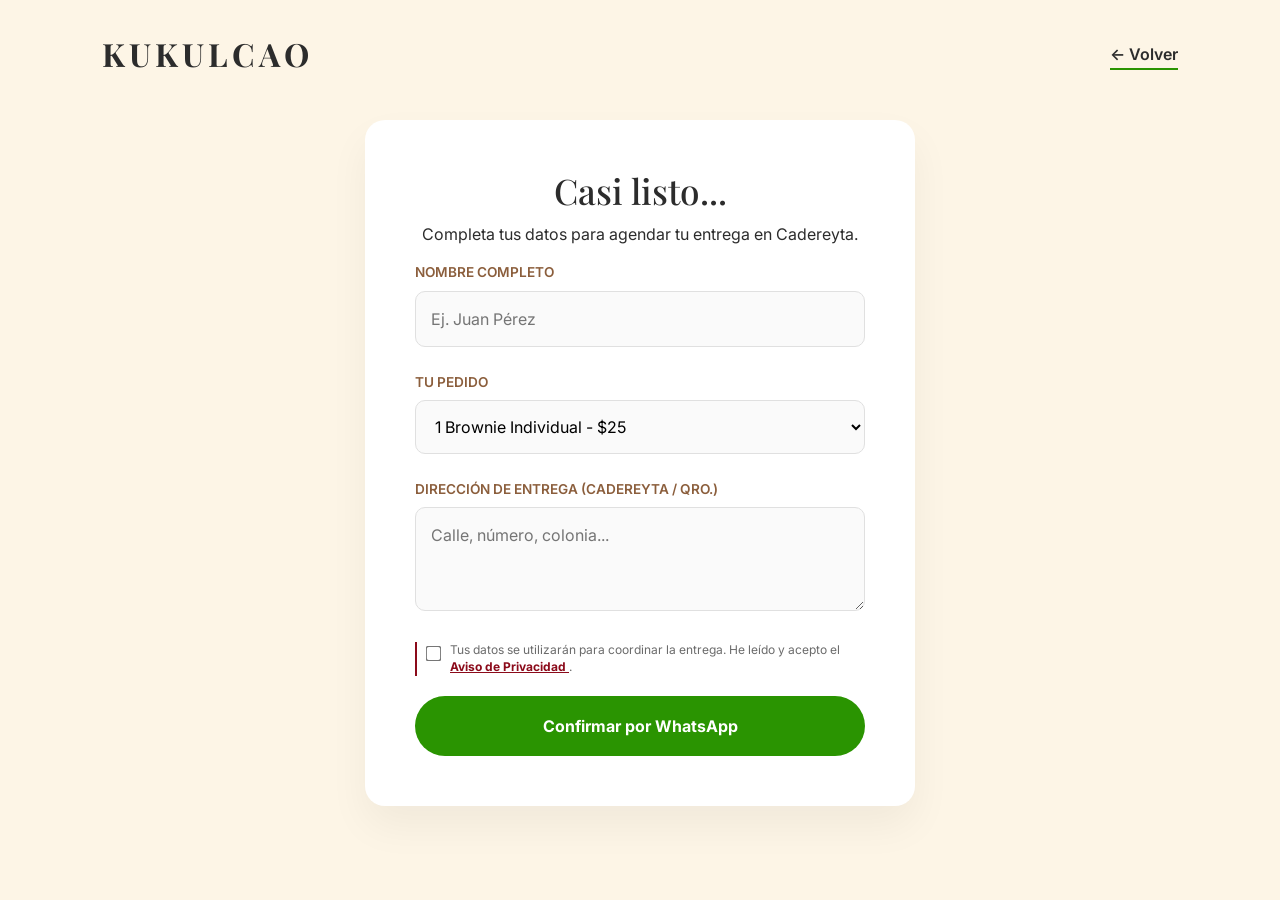
<file: ordenar.html>
<!DOCTYPE html>
<html lang="es">
<head>
    <meta charset="UTF-8">
    <meta name="viewport" content="width=device-width, initial-scale=1.0">
    <title>Finalizar Pedido | Kukulcao</title>
    <link rel="stylesheet" href="https://cdn.jsdelivr.net/npm/bootstrap@4.6.2/dist/css/bootstrap.min.css">
    <link rel="stylesheet" href="style.css">
    <link href="https://fonts.googleapis.com/css2?family=Inter:wght@300;400;600&family=Playfair+Display:wght@700&display=swap" rel="stylesheet">
</head>
<body class="order-page-bg">

    <nav class="minimal-nav fade-in-load">
        <div class="logo"><a href="index.html" style="text-decoration: none; color: inherit;">KUKULCAO</a></div>
        <div class="nav-cta">
            <a href="index.html">← Volver</a>
        </div>
    </nav>

    <main class="order-full-screen fade-in-load fade-in-load-delay-1">
        <div class="order-card">
            <div class="order-header-main">
                <h2>Casi listo...</h2>
                <p>Completa tus datos para agendar tu entrega en Cadereyta.</p>
            </div>

            <form class="order-form-standalone" id="orderForm">
                
                <div class="input-field">
                    <label>Nombre Completo</label>
                    <input type="text" id="nombre" placeholder="Ej. Juan Pérez" required>
                </div>
                

                <div class="input-field">
                    <label>Tu pedido</label>
                    <select id="cantidad" required>
                        <option value="1 Brownie ($25)">1 Brownie Individual - $25</option>
                        <option value="Caja de 6 ($135)">Caja de 6 piezas - $135</option>
                        <option value="Brownie Personalizado ($150-$180)">Brownie Personalizado - $150 a $180</option>
                    </select>
                </div>

                <div class="input-field" id="container-detalles" style="display: none;">
                    <label>Detalles de Personalización</label>
                    <textarea id="detalles" placeholder="Ej. Fecha de bodas, invitación o mensaje escrito..." rows="2"></textarea>
                </div>

                <div class="input-field">
                    <label>Dirección de entrega (Cadereyta / Qro.)</label>
                    <textarea id="direccion" placeholder="Calle, número, colonia..." rows="3" required></textarea>
                </div>

                <div class="legal-disclosure" style="display: flex; align-items: start; gap: 10px;">
                    <input type="checkbox" id="privacidad" required style="margin-top: 5px; cursor: pointer; width: auto; transform: scale(1.2);">
                    <p style="margin: 0;">Tus datos se utilizarán para coordinar la entrega. He leído y acepto el  
                        <a href="#" data-toggle="modal" data-target="#modalPrivacidad" style="color: var(--accent-color); font-weight: bold; text-decoration: underline;">
                            Aviso de Privacidad
                        </a>.
                    </p>
                </div>

                <button type="submit" class="btn-confirm">Confirmar por WhatsApp</button>
            </form>
        </div>
    </main>

    <div class="modal fade" id="modalPrivacidad" tabindex="-1" aria-hidden="true">
        <div class="modal-dialog modal-dialog-centered">
            <div class="modal-content" style="border-radius: 20px; border: none; padding: 20px;">
                <div class="modal-header" style="border-bottom: none;">
                    <h5 class="modal-title" style="font-family: 'Playfair Display', serif; font-weight: 700; color: var(--accent-color);">Aviso de Privacidad</h5>
                    <button type="button" class="close" data-dismiss="modal" aria-label="Close">
                        <span aria-hidden="true">&times;</span>
                    </button>
                </div>
                <div class="modal-body" style="font-size: 0.9rem; color: var(--text-main); line-height: 1.6;">
                    <p><strong>Kukulcao</strong> es responsable del cuidado de tu información.</p>
                    <p>Los datos solicitados se usan exclusivamente para la logística de entrega de tus brownies en Cadereyta. No compartimos tu información con terceros ni la usamos para spam.</p>
                    <p>Al contactarnos por WhatsApp, aceptas que usemos estos datos para dar seguimiento a tu compra.</p>
                </div>
                <div class="modal-footer" style="border-top: none;">
                    <button type="button" class="btn-confirm" data-dismiss="modal" style="padding: 10px 30px; font-size: 0.9rem; width: auto;">Entendido</button>
                </div>
            </div>
        </div>
    </div>

    <script src="https://cdn.jsdelivr.net/npm/jquery@3.5.1/dist/jquery.slim.min.js"></script>
    <script src="https://cdn.jsdelivr.net/npm/bootstrap@4.6.2/dist/js/bootstrap.bundle.min.js"></script>
    <script src="script.js"></script>
</body>
</html>
</file>
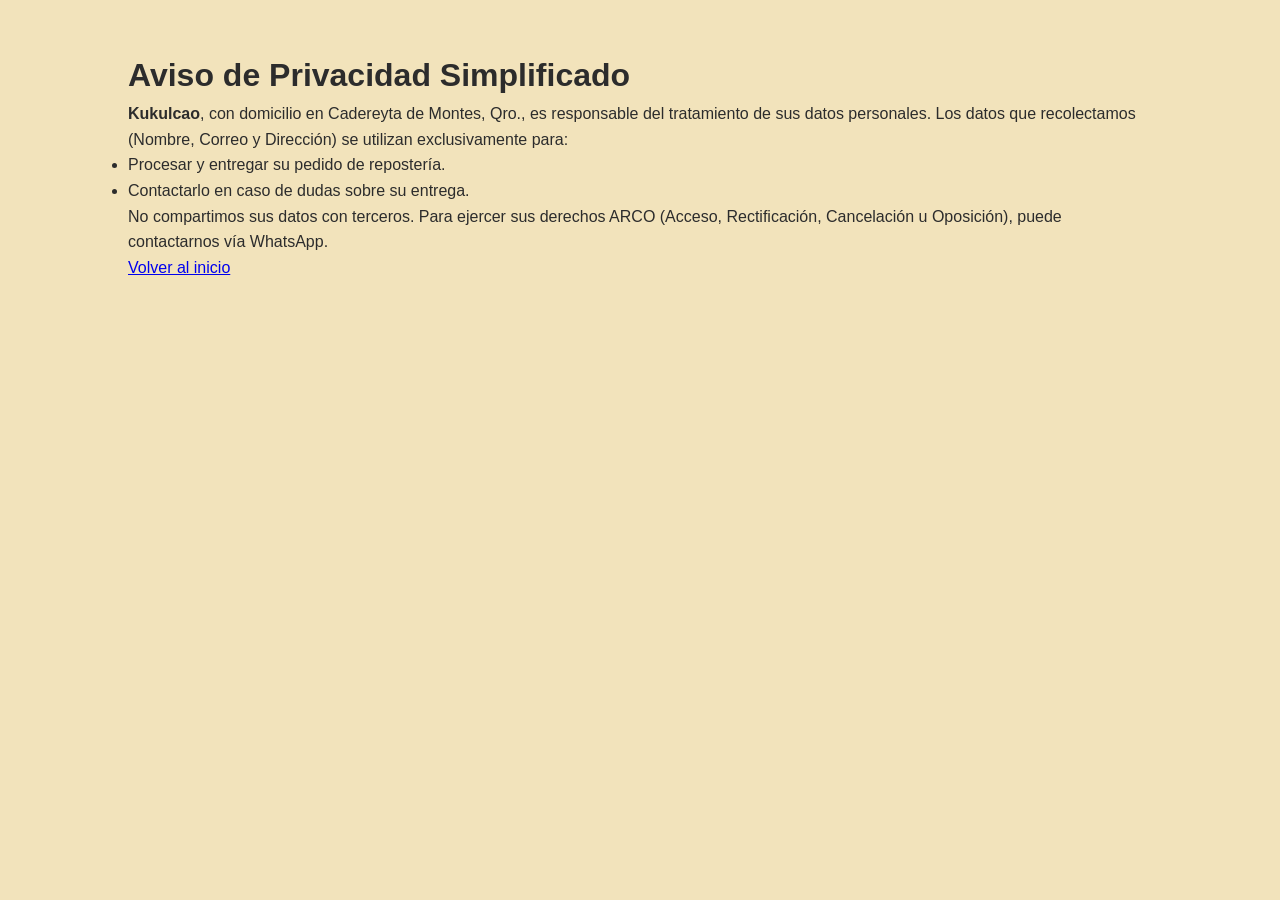
<file: privacidad.html>
<!DOCTYPE html>
<html lang="es">
<head>
    <meta charset="UTF-8">
    <title>Aviso de Privacidad | Kukulcao</title>
    <link rel="stylesheet" href="style.css">
</head>
<body style="padding: 50px 10%; line-height: 1.6;" class="fade-in-load">
    <h1>Aviso de Privacidad Simplificado</h1>
    <p><strong>Kukulcao</strong>, con domicilio en Cadereyta de Montes, Qro., es responsable del tratamiento de sus datos personales. Los datos que recolectamos (Nombre, Correo y Dirección) se utilizan exclusivamente para:</p>
    <ul>
        <li>Procesar y entregar su pedido de repostería.</li>
        <li>Contactarlo en caso de dudas sobre su entrega.</li>
    </ul>
    <p>No compartimos sus datos con terceros. Para ejercer sus derechos ARCO (Acceso, Rectificación, Cancelación u Oposición), puede contactarnos vía WhatsApp.</p>
    <a href="index.html">Volver al inicio</a>
</body>
</html>
</file>
<file: style.css>
/* ==========================================================
   1. VARIABLES Y BASES
========================================================== */
:root {
    --bg-color: #f2e3bb;
    --accent-color: #8b0a1a;
    --text-main: #2c2c2c;
    --text-light: #6B6B6B;
    --gold-brown: #8B5E3C;
    --green-accent: #2a9401;
}

* {
    margin: 0;
    padding: 0;
    box-sizing: border-box;
}

body {
    font-family: 'Inter', sans-serif;
    background-color: var(--bg-color);
    color: var(--text-main);
    overflow-x: hidden;
}

/* ==========================================================
   2. NAVEGACIÓN
========================================================== */
.minimal-nav {
    display: flex;
    justify-content: space-between;
    align-items: center;
    padding: 30px 8%;
    position: absolute;
    width: 100%;
    z-index: 100;
}

.logo {
    font-family: 'Playfair Display', serif;
    font-weight: 700;
    letter-spacing: 4px;
    font-size: 2rem;
    color: var(--text-main);
}

.nav-cta a {
    text-decoration: none;
    color: var(--text-main);
    border-bottom: 2px solid var(--green-accent);
    padding-bottom: 4px;
    font-weight: 600;
}

/* ==========================================================
   3. HERO (RESTAURADO)
========================================================== */
.hero-minimal {
    min-height: 100vh;
    display: flex;
    align-items: center;
    justify-content: space-between;
    padding: 0 10%;
    position: relative;
    max-width: 1400px;
    margin: 0 auto;
    gap: 60px;
}

.product-display {
    flex: 0.9;
    display: grid;
    place-items: center;
    position: relative;
    height: 600px;
}

.decorative-ring-img {
    grid-area: 1 / 1;
    width: 620px;
    height: auto;
    z-index: 2;
    pointer-events: none;
    margin-top: -10px;
    opacity: 1 !important;
    transform: rotate(0deg);
    /* Aquí puedes añadir animación de rotación si gustas */
}

.hero-img {
    grid-area: 1 / 1;
    width: 290px;
    z-index: 3;
    filter: drop-shadow(0 40px 60px rgba(0, 0, 0, 0.15));
    animation: floatOriginal 6s ease-in-out infinite;
    position: relative;
    left: -7px;
}

.hero-text {
    flex: 1.1;
    z-index: 10;
}

.hero-text h1 {
    font-family: 'Playfair Display', serif;
    font-size: clamp(2.5rem, 5vw, 4rem);
    line-height: 1.1;
    margin-bottom: 20px;
}

.hero-text p {
    font-size: 1.1rem;
    color: var(--text-light);
    line-height: 1.6;
}

/* ==========================================================
   4. BENEFICIOS
========================================================== */
.hero-benefits {
    display: flex;
    gap: 20px;
    margin-top: 30px;
}

.benefit-item {
    text-align: center;
    flex: 1;
}

.benefit-icon {
    width: 45px;
    height: 45px;
    object-fit: contain;
    margin-bottom: 10px;
}

.benefit-item h4 {
    font-size: 0.85rem;
    text-transform: uppercase;
    color: var(--gold-brown);
    letter-spacing: 1px;
}

.benefit-item p {
    font-size: 0.75rem;
    color: var(--text-light);
}

.btn-pedir-ahora {
    display: inline-block;
    margin-top: 40px;
    padding: 18px 50px;
    background: var(--gold-brown);
    color: white;
    text-decoration: none;
    border-radius: 50px;
    font-weight: 700;
    transition: 0.3s ease;
}

.btn-pedir-ahora:hover {
    transform: translateY(-3px);
    box-shadow: 0 10px 20px rgba(139, 94, 60, 0.3);
}

/* ==========================================================
   5. SECCIONES NARRATIVAS (ESTILO HUMANO)
========================================================== */
.philosophy {
    padding: 100px 5%;
    background-color: #FDF5E6;
    text-align: center;
}

.tag {
    display: inline-block;
    background-color: rgba(42, 148, 1, 0.1);
    color: var(--green-accent);
    padding: 8px 16px;
    border-radius: 50px;
    font-size: 0.85rem;
    font-weight: 600;
    margin-bottom: 20px;
    text-transform: uppercase;
    letter-spacing: 1px;
}

.philosophy-section {
    padding: 100px 10%;
    background-color: var(--bg-color);
}

.about-narrative {
    max-width: 800px;
    margin: 0 auto 50px;
    text-align: center;
}

.human-text {
    font-size: 1.2rem;
    line-height: 1.8;
    color: var(--text-main);
    font-style: italic;
}

.info-container {
    max-width: 1200px;
    margin: 0 auto;
}

.main-title {
    font-family: 'Playfair Display', serif;
    font-size: 2.8rem;
    margin-bottom: 50px;
    color: var(--text-main);
    text-align: center;
}

.info-grid {
    display: grid;
    grid-template-columns: 1fr 1fr;
    gap: 40px;
}

.info-card {
    background: #fff;
    padding: 45px;
    border-radius: 20px;
    box-shadow: 0 15px 35px rgba(0, 0, 0, 0.03);
    transition: transform 0.3s ease;
}

.info-card:hover {
    transform: translateY(-10px);
}

.info-card h3 {
    font-family: 'Playfair Display', serif;
    font-size: 1.6rem;
    margin-bottom: 20px;
}

.nutrition-card {
    border-top: 6px solid var(--green-accent);
}

.ingredients-card {
    border-top: 6px solid var(--gold-brown);
}

.ingredient-list {
    list-style: none;
    padding: 0;
}

.ingredient-list li {
    margin-bottom: 15px;
    font-size: 0.95rem;
    color: var(--text-light);
    position: relative;
    padding-left: 20px;
}

.ingredient-list li::before {
    content: "•";
    color: var(--gold-brown);
    font-weight: bold;
    position: absolute;
    left: 0;
}

/* ==========================================================
   6. CARRUSEL (RESTAURADO Y ESTABLE)
========================================================== */
.product-viewer {
    padding: 80px 5%;
    text-align: center;
}

.main-window {
    width: 100%;
    max-width: 800px;
    height: 500px;
    margin: 0 auto;
    background-color: #fff;
    border-radius: 20px;
    box-shadow: 0 10px 30px rgba(0, 0, 0, 0.05);
    position: relative;
    overflow: hidden;
    display: flex;
    align-items: center;
    justify-content: center;
}

/* Importante: Mantener estas reglas para que el carrusel no "salte" */
.carousel,
.carousel-inner,
.carousel-item {
    width: 100%;
    height: 100%;
}

.carousel-item img {
    width: 100% !important;
    height: 100% !important;
    object-fit: contain;
    padding: 40px;
    display: block;
}

.carousel-control-prev-icon,
.carousel-control-next-icon {
    filter: invert(1) grayscale(100%) brightness(0.2);
    width: 40px;
    height: 40px;
}

.thumb-indicators {
    position: static;
    margin-top: 30px;
    display: flex;
    justify-content: center;
    gap: 12px;
}

.thumb-indicators li {
    width: 40px;
    height: 6px;
    border-radius: 10px;
    background-color: var(--gold-brown) !important;
    opacity: 0.2;
    transition: all 0.3s ease;
    border: none;
}

.thumb-indicators li.active {
    opacity: 1;
    width: 70px;
    background-color: var(--accent-color) !important;
}

/* ==========================================================
   7. FORMULARIO DE PEDIDO
========================================================== */
.order-page-bg {
    background-color: #FDF5E6;
    min-height: 100vh;
}

.order-full-screen {
    display: flex;
    justify-content: center;
    align-items: center;
    padding: 120px 5% 60px;
}

.order-card {
    background: #fff;
    padding: 50px;
    border-radius: 20px;
    box-shadow: 0 20px 40px rgba(0, 0, 0, 0.05);
    max-width: 550px;
    width: 100%;
    text-align: center;
}

.order-header-main h2 {
    font-family: 'Playfair Display', serif;
    font-size: 2.2rem;
    color: var(--text-main);
    margin-bottom: 10px;
}

.order-form-standalone {
    text-align: left;
}

.input-field {
    margin-bottom: 25px;
}

.input-field label {
    display: block;
    font-size: 0.85rem;
    font-weight: 600;
    color: var(--gold-brown);
    margin-bottom: 8px;
    text-transform: uppercase;
}

.input-field input,
.input-field select,
.input-field textarea {
    width: 100%;
    padding: 15px;
    border: 1px solid #E0E0E0;
    border-radius: 10px;
    background-color: #FAFAFA;
}

.legal-disclosure {
    font-size: 0.75rem;
    color: var(--text-light);
    margin: 20px 0;
    line-height: 1.4;
    border-left: 2px solid var(--accent-color);
    padding-left: 10px;
}

.btn-confirm {
    width: 100%;
    padding: 18px;
    background-color: var(--green-accent);
    color: #fff;
    border: none;
    border-radius: 50px;
    font-weight: 700;
    cursor: pointer;
    transition: transform 0.3s ease;
}

.btn-confirm:hover {
    transform: translateY(-3px);
    box-shadow: 0 10px 20px rgba(42, 148, 1, 0.3);
}

/* ==========================================================
   8. FOOTER Y RESPONSIVE
========================================================== */
.minimal-footer {
    padding: 60px 40px;
    text-align: center;
    font-size: 0.9rem;
    color: var(--text-light);
}

.footer-links {
    margin-bottom: 10px;
}

.footer-links a {
    color: var(--text-main);
    text-decoration: none;
    font-weight: 600;
}

@media (max-width: 768px) {
    .hero-minimal {
        flex-direction: column;
        padding: 120px 5% 60px 5%;
        text-align: center;
        min-height: auto;
    }

    .product-display {
        order: -1;
        height: 350px;
    }

    .decorative-ring-img {
        width: 380px;
        opacity: 0.5;
    }

    .hero-img {
        width: 175px;
        left: -5px;
    }

    .hero-text h1 {
        font-size: 2.1rem;
    }

    .info-grid {
        grid-template-columns: 1fr;
    }

    .main-window {
        height: 350px;
    }
}

/* ==========================================================
   9. KEYFRAMES
========================================================== */
@keyframes floatOriginal {

    0%,
    100% {
        transform: translateY(0);
    }

    50% {
        transform: translateY(-20px);
    }
}

/* ==========================================================
   10. ESTILOS DE REDES SOCIALES (NUEVO - SIN AFECTAR LO ANTERIOR)
========================================================== */
.card {
    max-width: fit-content;
    margin: 20px auto;
    /* Centrado automático */
    display: flex;
    flex-direction: column;
    gap: 1rem;
    transition: 0.5s;
    background-color: transparent;
    border: none;
}

.card ul {
    padding: 1rem;
    display: flex;
    list-style: none;
    gap: 1.5rem;
    align-items: center;
    justify-content: center;
}

.card ul li {
    cursor: pointer;
    position: relative;
    list-style: none;
}

.svg {
    transition: all 0.3s;
    padding: 1rem;
    height: 60px;
    width: 60px;
    border-radius: 100%;
    color: var(--gold-brown);
    fill: currentColor;
    background: white;
    box-shadow: 0 5px 15px rgba(0, 0, 0, 0.1);
    position: relative;
    z-index: 10;
}

.text {
    opacity: 0;
    border-radius: 5px;
    padding: 5px 10px;
    transition: all 0.3s;
    color: white;
    background-color: var(--accent-color);
    position: absolute;
    bottom: -35px;
    left: 50%;
    transform: translateX(-50%);
    z-index: 20;
    font-size: 0.75rem;
}

.iso-pro:hover .text {
    opacity: 1;
    bottom: -45px;
}

.iso-pro:hover a>.svg {
    transform: translate(10px, -10px);
}

.iso-pro span {
    opacity: 0;
    position: absolute;
    top: 0;
    left: 0;
    border: 1px solid var(--gold-brown);
    background-color: rgba(139, 94, 60, 0.1);
    border-radius: 50%;
    transition: all 0.3s;
    height: 60px;
    width: 60px;
    z-index: 5;
}

.iso-pro:hover span {
    opacity: 1;
}

.iso-pro:hover span:nth-child(1) {
    opacity: 0.2;
    transform: translate(3px, -3px);
}

.iso-pro:hover span:nth-child(2) {
    opacity: 0.4;
    transform: translate(6px, -6px);
}

.iso-pro:hover span:nth-child(3) {
    opacity: 0.6;
    transform: translate(9px, -9px);
}

/* ==========================================================
   11. ANIMACIONES DE ENTRADA Y SCROLL (NUEVO)
========================================================== */
/* Animaciones de carga (Entrada) */
.fade-in-load {
    animation: fadeInLoad 1.2s ease-out forwards;
    opacity: 0;
    transform: translateY(20px);
}

.fade-in-load-delay-1 {
    animation-delay: 0.3s;
}

.fade-in-load-delay-2 {
    animation-delay: 0.6s;
}

@keyframes fadeInLoad {
    to {
        opacity: 1;
        transform: translateY(0);
    }
}

/* Animaciones al hacer scroll */
.scroll-animate {
    opacity: 0;
    transform: translateY(40px);
    transition: opacity 0.8s ease-out, transform 0.8s ease-out;
}

.scroll-animate.visible {
    opacity: 1;
    transform: translateY(0);
}

/* ==========================================================
   12. MENÚ MODAL (NUEVO)
========================================================== */
.modal-content {
    background-color: #FDF5E6;
    border: none;
    border-radius: 20px;
}

.modal-header {
    border-bottom: none;
}

.menu-item-card {
    background: #fff;
    padding: 15px;
    border-radius: 20px;
    box-shadow: 0 10px 25px rgba(0, 0, 0, 0.04);
    height: 100%;
    display: flex;
    flex-direction: column;
    transition: transform 0.3s ease;
}

.menu-item-info {
    flex-grow: 1;
    display: flex;
    flex-direction: column;
    justify-content: flex-start;
}

.menu-item-card:hover {
    transform: translateY(-5px);
}

.menu-item-card .carousel-item img {
    height: 300px !important;
    width: 100% !important;
    object-fit: contain !important;
    border-radius: 15px;
    padding: 0 !important;
}

/* ==========================================================
   13. TEXTO BRILLANTE (GLOW TEXT)
========================================================== */
.glow-text-btn {
    display: inline-block;
    font-family: 'Playfair Display', serif;
    font-size: 2.5rem;
    font-weight: 700;
    text-decoration: none;
    background: linear-gradient(120deg,
            var(--accent-color) 0%,
            var(--accent-color) 40%,
            #FFFFFF 50%,
            var(--accent-color) 60%,
            var(--accent-color) 100%);
    background-size: 200% auto;
    color: transparent;
    -webkit-background-clip: text;
    background-clip: text;
    animation: textShine 3s linear infinite;
    transition: transform 0.3s ease;
}

.glow-text-btn:hover {
    transform: scale(1.05);
    text-decoration: none;
}

@keyframes textShine {
    to {
        background-position: 200% center;
    }
}
</file>
